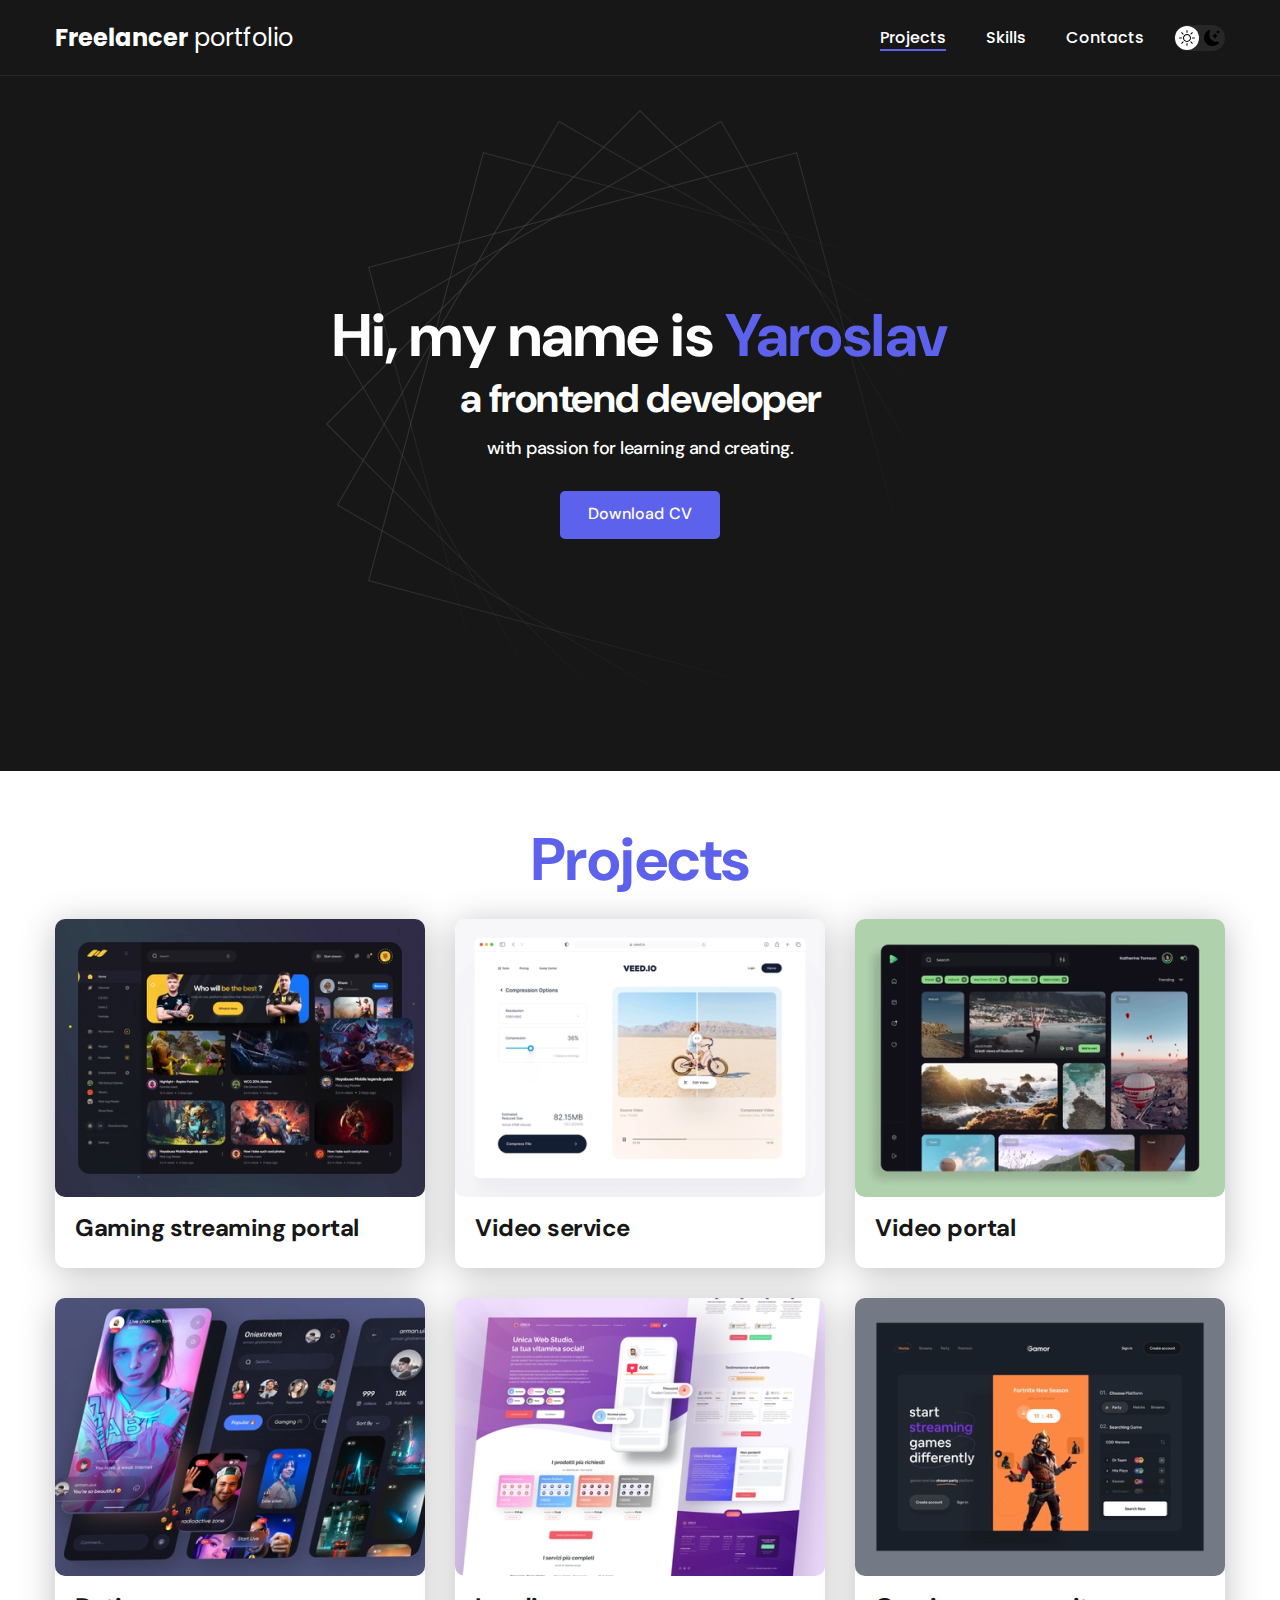
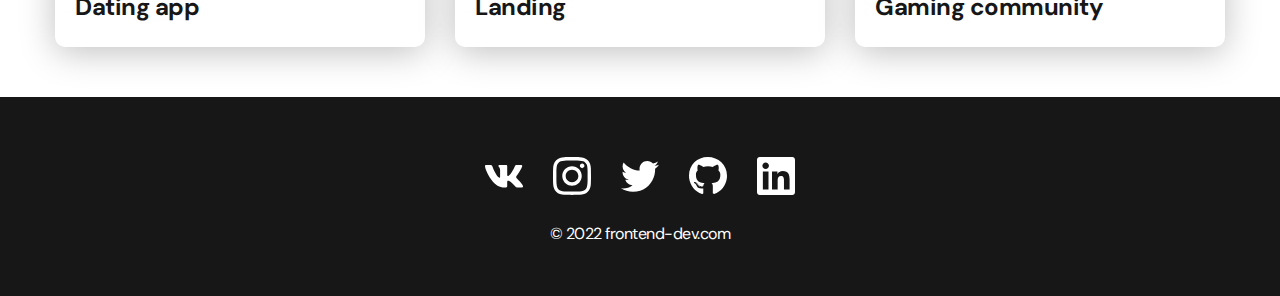
<file: index.html>
<!DOCTYPE html>
<html lang="en">
<head>
    <meta charset="UTF-8">
    <meta http-equiv="X-UA-Compatible" content="IE=edge">
    <meta name="viewport" content="width=device-width, initial-scale=1.0">
    <title>Freelance Portfolio</title>
    <link rel="stylesheet" href="./css/main.css">

</head>
<body>
    <nav class="nav">
        <div class="container">
            <div class="nav-row">
                <a href="./index.html" class="logo"><strong>Freelancer</strong> portfolio</a>

                <button class="dark-mode-btn">
                    <img src="./img/icons/Sun.svg" alt="Light mode" class="dark-mode-btn__icon">
                    <img src="./img/icons/Moon.svg" alt="Dark Mode" class="dark-mode-btn__icon">
                </button>

                <ul class="nav-list">
                    <li class="nav-list__items"><a href="./index.html" class="nav-list__link nav-list__link--active">Projects</a></li>
                    <li class="nav-list__items"><a href="./skills.html" class="nav-list__link">Skills</a></li>
                    <li class="nav-list__items"><a href="./contacts.html" class="nav-list__link">Contacts</a></li>
                </ul>
            </div>
        </div>
        
    </nav>

    <header class="header">
        <div class="header__wrapper">
            <h1 class="header__title">
                <strong>Hi, my name is <em>Yaroslav</em></strong>
                <br>
                a frontend developer
                </h1>
                <div class="header__text">
                    <p>with passion for learning and creating.</p>
                </div>
                <a href="#!" target="_blank" class="btn">Download CV</a>
                </div>
    </div>
    </header>
    <main class="section">
        <div class="container">
            <h2 class="title-1">Projects</h2>
            <ul class="projects">
                <li class="project">
                    <a href="./project-page.html">
                    <img src="./img/projects/01.jpg" alt="Project.img" class="project__img">
                    <h3 class="project__title">Gaming streaming portal</h3>
                </a>
                </li>
                <li class="project">
                    <a href="./project-page.html">
                    <img src="./img/projects/02.jpg" alt="Project.img" class="project__img">
                    <h3 class="project__title">Video service</h3>
                    </a>
                </li>
                <li class="project">
                    <a href="./project-page.html">
                    <img src="./img/projects/03.jpg" alt="Project.img" class="project__img">
                    <h3 class="project__title">Video portal</h3>
                    </a>
                </li>
                <li class="project">
                    <a href="./project-page.html">
                    <img src="./img/projects/04.jpg" alt="Project.img" class="project__img">
                    <h3 class="project__title">Dating app</h3>
                    </a>
                </li>
                <li class="project">
                    <a href="./project-page.html">
                    <img src="./img/projects/05.jpg" alt="Project.img" class="project__img">
                    <h3 class="project__title">Landing</h3>
                    </a>
                </li>
                <li class="project">
                    <a href="./project-page.html">
                    <img src="./img/projects/06.jpg" alt="Project.img" class="project__img">
                    <h3 class="project__title">Gaming community</h3>
                    </a>
                </li>
            </ul>
        </div>
    </main>
    <footer class="footer">
        <div class="container">
            <div class="footer__wrapper">
            <ul class="social">
                <li class="social__item">
                    <a href="https://vk.com/gustav4ek" target="_blank">
                        <img src="./img/icons/vk.svg" alt="link">
                    </a>
                </li>
                <li class="social__item">
                    <a href="https://www.instagram.com/yara_topda/?next=%2F0" target="_blank">
                        <img src="./img/icons/instagram.svg" alt="link">
                    </a>
                </li>
                <li class="social__item">
                    <a href="https://twitter.com/ABuduhin" target="_blank">
                        <img src="./img/icons/twitter.svg" alt="link">
                    </a>
                </li>
                <li class="social__item">
                    <a href="https://github.com/Gustav4ek" target="_blank">
                        <img src="./img/icons/gitHub.svg" alt="link">
                    </a>
                </li>
                <li class="social__item">
                    <a href="https://www.linkedin.com/in/%D1%8F%D1%80%D0%BE%D1%81%D0%BB%D0%B0%D0%B2-%D0%B1%D1%83%D0%B4%D1%8E%D1%85%D0%B8%D0%BD-a21abb259/" target="_blank">
                        <img src="./img/icons/linkedIn.svg" alt="link">
                    </a>
                </li>
            </ul>
            <div class="copyright">
                <p>© 2022 frontend-dev.com</p>
            </div>
        </div>
        </div>
    </footer>
    <script src="./js/main.js"></script>
</body>
</html>
</file>
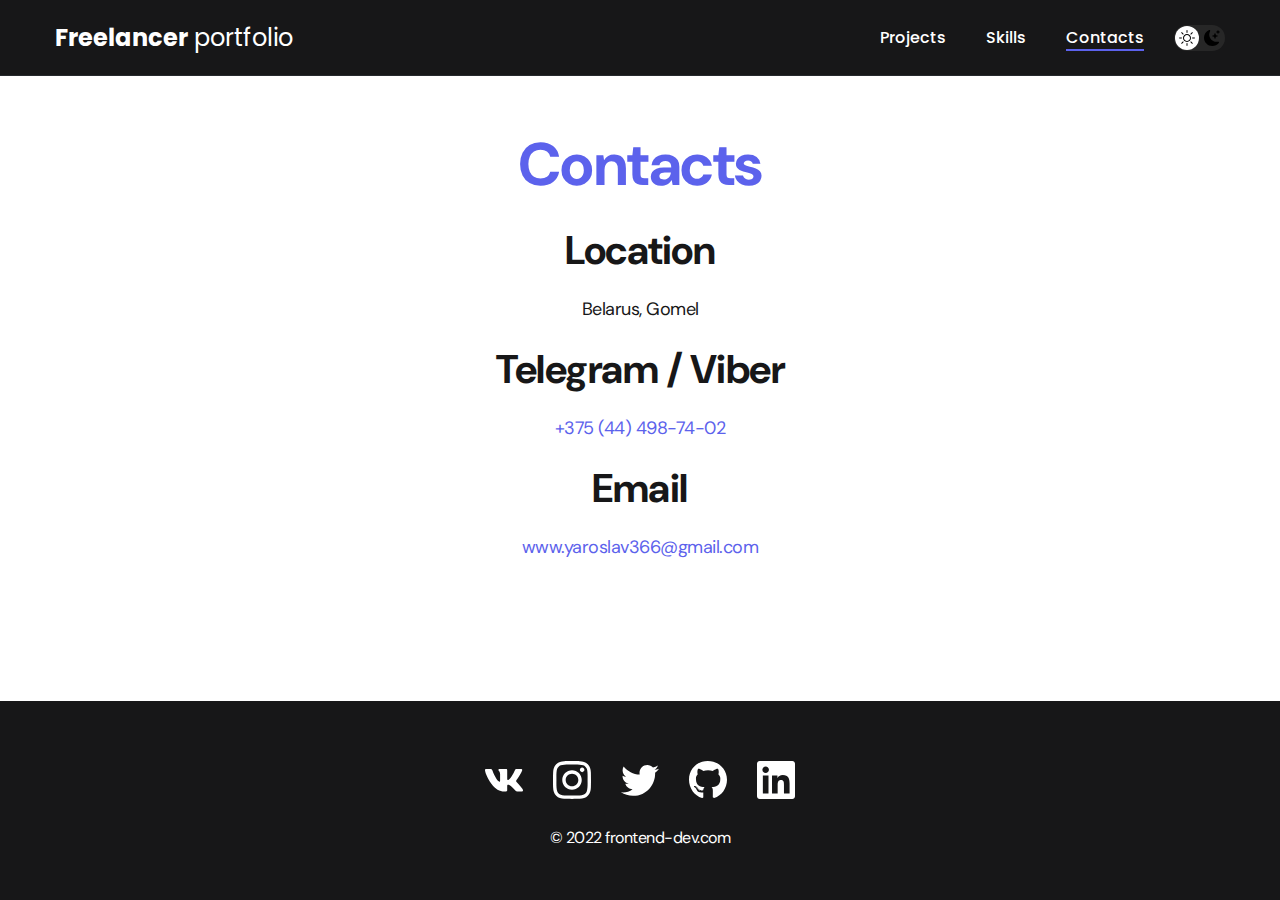
<file: contacts.html>
<!DOCTYPE html>
<html lang="en">
<head>
    <meta charset="UTF-8">
    <meta http-equiv="X-UA-Compatible" content="IE=edge">
    <meta name="viewport" content="width=device-width, initial-scale=1.0">
    <title>Freelance Portfolio</title>
    <link rel="stylesheet" href="./css/main.css">
</head>
<body>
    <nav class="nav">
        <div class="container">
            <div class="nav-row">
                <a href="./index.html" class="logo"><strong>Freelancer</strong> portfolio</a>
                <button class="dark-mode-btn">
                    <img src="./img/icons/Sun.svg" alt="Light mode" class="dark-mode-btn__icon">
                    <img src="./img/icons/Moon.svg" alt="Dark Mode" class="dark-mode-btn__icon">
                </button>
                <ul class="nav-list">
                    <li class="nav-list__items"><a href="./index.html" class="nav-list__link">Projects</a></li>
                    <li class="nav-list__items"><a href="./skills.html" class="nav-list__link ">Skills</a></li>
                    <li class="nav-list__items"><a href="./contacts.html" class="nav-list__link nav-list__link--active">Contacts</a></li>
                </ul>
            </div>
        </div>
        
    </nav>

    <main class="section">
        <div class="container">
            <h1 class="title-1">Contacts</h1>
            <ul class="content-list">
             <li class="content-list__item"> <h2 class="title-2">Location</h2>
                <p>Belarus, Gomel</p>
            </li>

             <li class="content-list__item"><h2 class="title-2">Telegram / Viber</h2>
                <p><a href="tel:+375444987402">+375 (44) 498-74-02</a></p>
             </li>
            
             <li class="content-list__item"> <h2 class="title-2">Email</h2>
                <p><a href="mailto:www.yaroslav366@gmail.com">www.yaroslav366@gmail.com</a></p>
             </li>
        </ul>
            
        </div>
    </main>
    <footer class="footer">
        <div class="container">
            <div class="footer__wrapper">
                <ul class="social">
                    <li class="social__item">
                        <a href="https://vk.com/gustav4ek" target="_blank">
                            <img src="./img/icons/vk.svg" alt="link">
                        </a>
                    </li>
                    <li class="social__item">
                        <a href="https://www.instagram.com/yara_topda/?next=%2F0" target="_blank">
                            <img src="./img/icons/instagram.svg" alt="link">
                        </a>
                    </li>
                    <li class="social__item">
                        <a href="https://twitter.com/ABuduhin" target="_blank">
                            <img src="./img/icons/twitter.svg" alt="link">
                        </a>
                    </li>
                    <li class="social__item">
                        <a href="https://github.com/Gustav4ek" target="_blank">
                            <img src="./img/icons/gitHub.svg" alt="link">
                        </a>
                    </li>
                    <li class="social__item">
                        <a href="https://www.linkedin.com/in/%D1%8F%D1%80%D0%BE%D1%81%D0%BB%D0%B0%D0%B2-%D0%B1%D1%83%D0%B4%D1%8E%D1%85%D0%B8%D0%BD-a21abb259/" target="_blank">
                            <img src="./img/icons/linkedIn.svg" alt="link">
                        </a>
                    </li>
                </ul>
            <div class="copyright">
                <p>© 2022 frontend-dev.com</p>
            </div>
        </div>     
        </div>
    </footer>
    <script src="./js/main.js"></script>
</body>
</html>
</file>
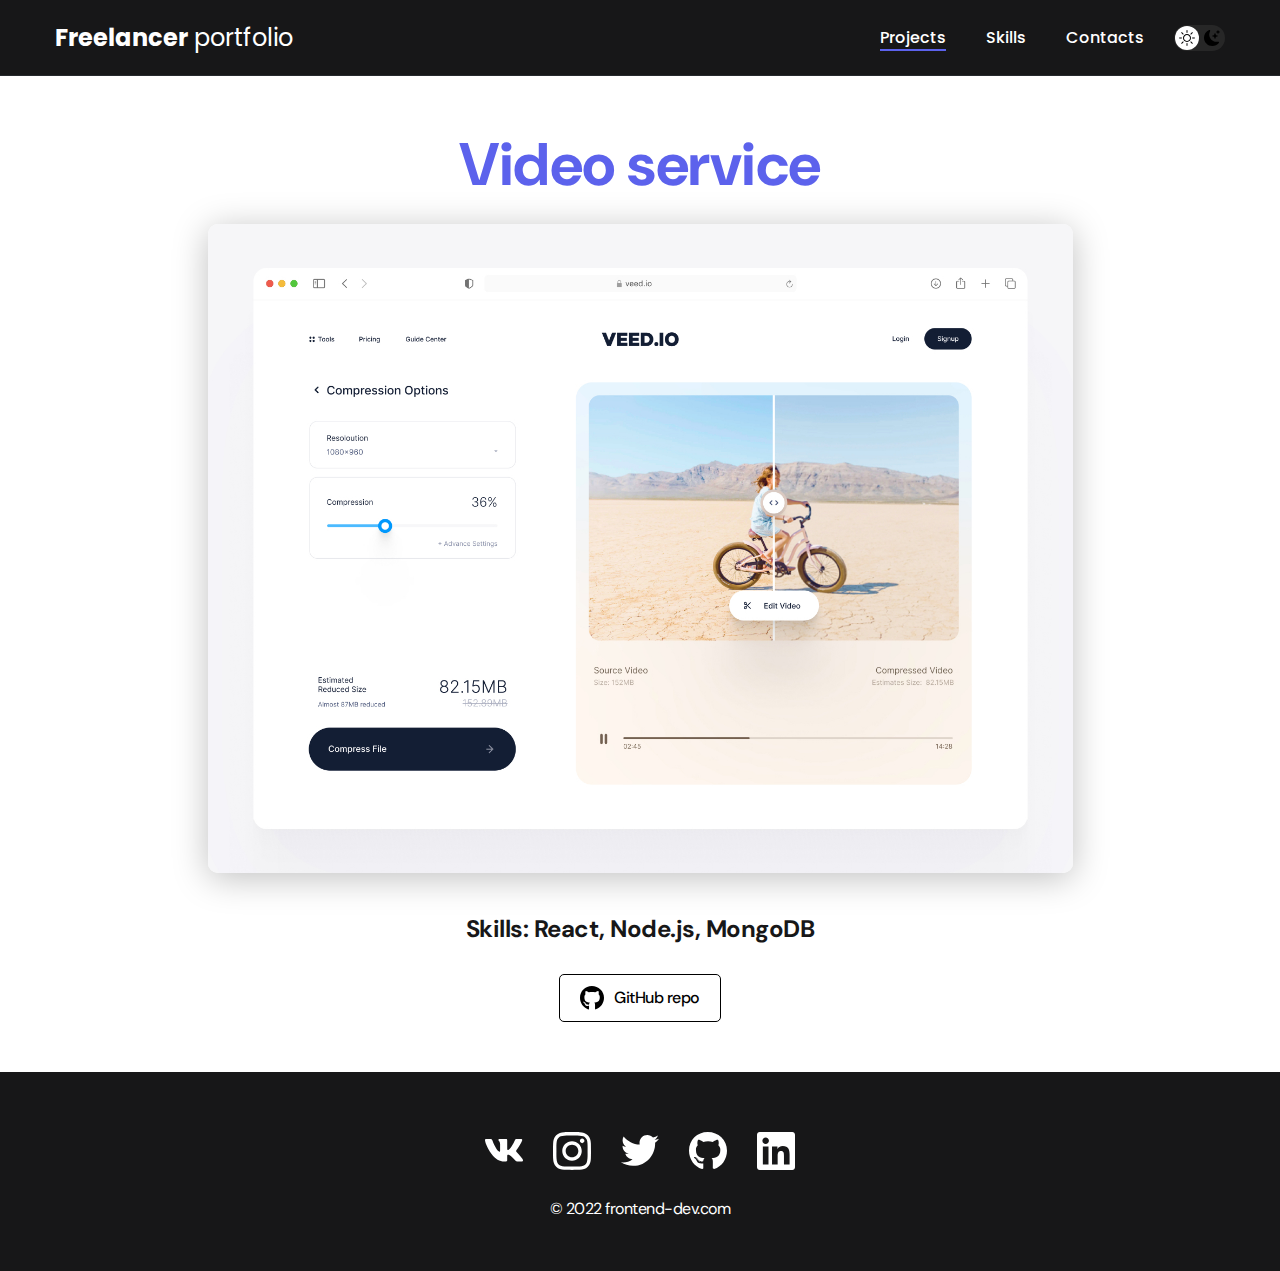
<file: project-page.html>
<!DOCTYPE html>
<html lang="en">
<head>
    <meta charset="UTF-8">
    <meta http-equiv="X-UA-Compatible" content="IE=edge">
    <meta name="viewport" content="width=device-width, initial-scale=1.0">
    <title>Freelance Portfolio</title>
    <link rel="stylesheet" href="./css/main.css">
</head>
<body>
    <nav class="nav">
        <div class="container">
            <div class="nav-row">
                <a href="./index.html" class="logo"><strong>Freelancer</strong> portfolio</a>
                <button class="dark-mode-btn">
                    <img src="./img/icons/Sun.svg" alt="Light mode" class="dark-mode-btn__icon">
                    <img src="./img/icons/Moon.svg" alt="Dark Mode" class="dark-mode-btn__icon">
                </button>
                <ul class="nav-list">
                    <li class="nav-list__items"><a href="./index.html" class="nav-list__link nav-list__link--active">Projects</a></li>
                    <li class="nav-list__items"><a href="./skills.html" class="nav-list__link">Skills</a></li>
                    <li class="nav-list__items"><a href="./contacts.html" class="nav-list__link">Contacts</a></li>
                </ul>
            </div>
        </div>
        
    </nav>

    <main class="section">
        <div class="container">
            <div class="project-details">
            <h1 class="title-1">Video service</h1>
            <img src="./img/projects/02-big.jpg" alt="Project img" class="project-details__cover">
            <div class="project-details__desc">
                <p>Skills: React, Node.js, MongoDB</p>
            </div>
                <a href="#!" class="btn-outline">
                    <img src="./img/icons/gitHub-black.svg" alt="git.svg">
                    GitHub repo
                </a>
            </div>
        </div>
        </div>
    </main>
    <footer class="footer">
        <div class="container">
            <div class="footer__wrapper">   
                <ul class="social">
                    <li class="social__item">
                        <a href="https://vk.com/gustav4ek" target="_blank">
                            <img src="./img/icons/vk.svg" alt="link">
                        </a>
                    </li>
                    <li class="social__item">
                        <a href="https://www.instagram.com/yara_topda/?next=%2F0" target="_blank">
                            <img src="./img/icons/instagram.svg" alt="link">
                        </a>
                    </li>
                    <li class="social__item">
                        <a href="https://twitter.com/ABuduhin" target="_blank">
                            <img src="./img/icons/twitter.svg" alt="link">
                        </a>
                    </li>
                    <li class="social__item">
                        <a href="https://github.com/Gustav4ek" target="_blank">
                            <img src="./img/icons/gitHub.svg" alt="link">
                        </a>
                    </li>
                    <li class="social__item">
                        <a href="https://www.linkedin.com/in/%D1%8F%D1%80%D0%BE%D1%81%D0%BB%D0%B0%D0%B2-%D0%B1%D1%83%D0%B4%D1%8E%D1%85%D0%B8%D0%BD-a21abb259/" target="_blank">
                            <img src="./img/icons/linkedIn.svg" alt="link">
                        </a>
                    </li>
                </ul>
            <div class="copyright">
                <p>© 2022 frontend-dev.com</p>
            </div>
        </div>
        </div>
    </footer>
    <script src="./js/main.js"></script>
</body>
</html>
</file>
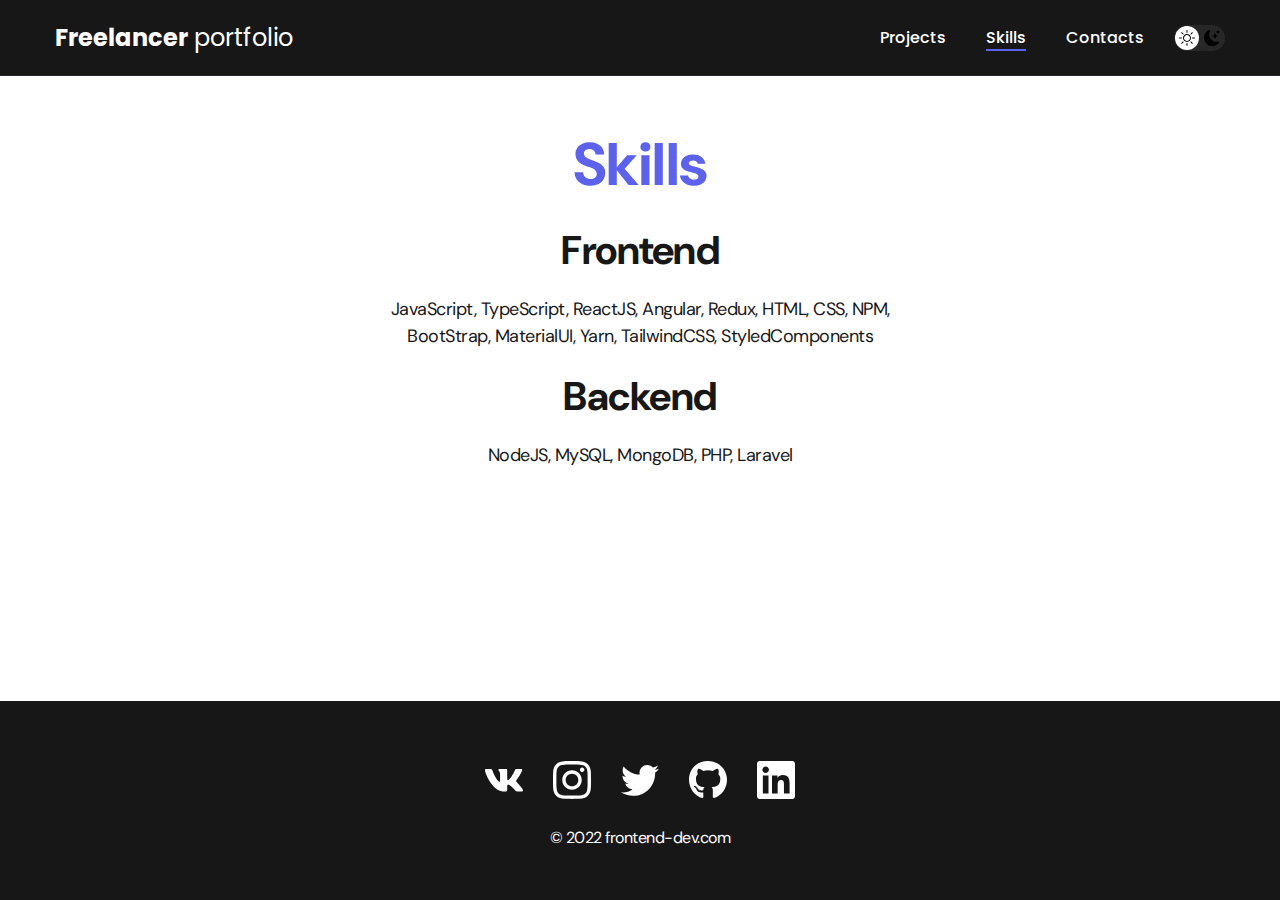
<file: skills.html>
<!DOCTYPE html>
<html lang="en">
<head>
    <meta charset="UTF-8">
    <meta http-equiv="X-UA-Compatible" content="IE=edge">
    <meta name="viewport" content="width=device-width, initial-scale=1.0">
    <title>Freelance Portfolio</title>
    <link rel="stylesheet" href="./css/main.css">
</head>
<body>
    <nav class="nav">
        <div class="container">
            <div class="nav-row">
                <a href="./index.html" class="logo"><strong>Freelancer</strong> portfolio</a>
                <button class="dark-mode-btn">
                    <img src="./img/icons/Sun.svg" alt="Light mode" class="dark-mode-btn__icon">
                    <img src="./img/icons/Moon.svg" alt="Dark Mode" class="dark-mode-btn__icon">
                </button>
                <ul class="nav-list">
                    <li class="nav-list__items"><a href="./index.html" class="nav-list__link">Projects</a></li>
                    <li class="nav-list__items"><a href="./skills.html" class="nav-list__link nav-list__link--active">Skills</a></li>
                    <li class="nav-list__items"><a href="./contacts.html" class="nav-list__link">Contacts</a></li>
                </ul>
            </div>
        </div>
        
    </nav>

    <main class="section">
        <div class="container">
            <h1 class="title-1">Skills</h1>
            <ul class="content-list">
             <li class="content-list__item"> <h2 class="title-2">Frontend</h2>
                <p>JavaScript, TypeScript, ReactJS, Angular, Redux, HTML, CSS, NPM, BootStrap, MaterialUI, Yarn, TailwindCSS, StyledComponents</p>
            </li>

             <li class="content-list__item"><h2 class="title-2">Backend</h2>
                <p>NodeJS, MySQL, MongoDB, PHP, Laravel</p>
            </li>
            </ul>
           

            
        </div>
    </main>
    <footer class="footer">
        <div class="container">
            <div class="footer__wrapper">
                <ul class="social">
                    <li class="social__item">
                        <a href="https://vk.com/gustav4ek" target="_blank">
                            <img src="./img/icons/vk.svg" alt="link">
                        </a>
                    </li>
                    <li class="social__item">
                        <a href="https://www.instagram.com/yara_topda/?next=%2F0" target="_blank">
                            <img src="./img/icons/instagram.svg" alt="link">
                        </a>
                    </li>
                    <li class="social__item">
                        <a href="https://twitter.com/ABuduhin" target="_blank">
                            <img src="./img/icons/twitter.svg" alt="link">
                        </a>
                    </li>
                    <li class="social__item">
                        <a href="https://github.com/Gustav4ek" target="_blank">
                            <img src="./img/icons/gitHub.svg" alt="link">
                        </a>
                    </li>
                    <li class="social__item">
                        <a href="https://www.linkedin.com/in/%D1%8F%D1%80%D0%BE%D1%81%D0%BB%D0%B0%D0%B2-%D0%B1%D1%83%D0%B4%D1%8E%D1%85%D0%B8%D0%BD-a21abb259/" target="_blank">
                            <img src="./img/icons/linkedIn.svg" alt="link">
                        </a>
                    </li>
                </ul>
            <div class="copyright">
                <p>© 2022 frontend-dev.com</p>
            </div>
        </div>
        </div>
    </footer>
    <script src="./js/main.js"></script>
</body>
</html>
</file>
<file: css/main.css>
@import "./reset.css";
@import url('https://fonts.googleapis.com/css2?family=DM+Sans:wght@400;500;700&family=Poppins:wght@400;500;700&display=swap');


/*font-family: 'DM Sans', sans-serif;
font-family: 'Poppins', sans-serif;*/

:root{
    --blackpure: #000;
    --black: #171718;
    --black-border: #26292D;
    --white: #fff;
    --purple: #5C62EC;

    --text-color: var(--black);


    --dark-bg: var(--black);
    --dark-border: var(--black-border);
    --header-text: var(--white);
    --accent:var(--purple);


    /*Light Mode*/
    --page-bg: var(--white);
    --text-color: var(--black);

    --project-card-bg: var(--white);
    --project-card-text: var(--black);
    --box-shadow: 0px 5px 35px rgba(0,0,0, 0.25);
}

.dark{
    /*Dark Mode*/
    transition: all 0.2s ease-out;
    --page-bg: #252526;
    --text-color: var(--white);
    --project-card-bg: var(--black);
    --project-card-text: var(--white);
    --box-shadow: 0px 5px 35px rgba(0,0,0, 0.8);
}

html,body{
    min-height: 100vh;
    display: flex;
    flex-direction: column;
    transition: all 0.2s ease-out;
    font-family: 'DM Sans', sans-serif;
    letter-spacing: -0.5px;
    
    /* Light Mode*/
    background-color: var(--page-bg);
    color: var(--text-color);
}
/* General */

.container{
    margin: 0 auto;
    padding: 0 15px;
    max-width: 1200px;
}

.none {
    display: none !important;
}


.section {
    padding: 50px 0;
}

.title-1 {
    text-align: center;
    margin-bottom: 20px;
    font-size: 60px;
    font-weight: 700;
    line-height: 1.3;
    color: var(--accent);
}

.title-2 {
    margin-bottom: 20px;
    font-size: 40px;
    font-weight: 700;
    line-height: 1.3;
    color:var(--text-color);
}
/*NAV*/

.nav{
    padding: 20px 0px;
    border-bottom: 1px solid var(--dark-border);
    background-color: var(--dark-bg);
    color: var(--header-text);
    letter-spacing: normal;
}

.nav-row{
    display: flex;
    justify-content: flex-end;
    align-items: center;
    column-gap: 30px;
    row-gap: 20px;
    flex-wrap: wrap;
}

.logo{
    margin-right: auto;
        color: var(--header-text);
        font-size: 24px;
        font-family: 'Poppins', sans-serif;
}

.logo strong {
    font-weight: 700;
}

.nav-list {
display: flex;
flex-wrap: wrap;
align-items: center;
row-gap: 10px;
column-gap: 40px;
font-size: 16px;
font-weight: 500;
font-family: 'Poppins', sans-serif;
}

.nav-list__link {
    color: var(--header-text);
    transition: opacity 0.2s ease-in;
}

.nav-list__link:hover{
    opacity: 0.8;
}

.nav-list__link--active{
    position: relative;
}

.nav-list__link--active::before{
    content: "";
    position: absolute;
    left: 0;
    top: 100%;
    display: block;
    height: 2px;
    width: 100%;
    background-color: var(--accent);
}

/*Dark-mode btn*/

.dark-mode-btn {
    order: 1;
    position: relative;
    display: flex;
    justify-content: space-between;
    width: 51px;
    height: 26px;
    padding: 5px;
    border-radius: 50px;
    background-color: #272727;
}
.dark-mode-btn::before{
    content: "";
    position: absolute;
    top: 1px;
    left: 1px;
    display: block;
    width: 24px; 
    height: 24px;
    border-radius: 50%;
    background-color: var(--white);

    transition: left 0.2s ease-in;
}
.dark-mode-btn--active::before{
    left: 26px;
}
.dark-mode-btn__icon {
    position: relative;
}


/* Header */

.header {
    padding: 45px 0;
    min-height: 695px;
    display: flex;
    justify-content: center;
    align-items: center;
    text-align: center;
    background-image: url(./../img/header-bg.png);
    background-repeat: no-repeat;
    background-size: auto;
    background-position: center center;
    background-color:var(--dark-bg);
    color: var(--white);
}

.header__wrapper {
    padding: 0 15px;
    max-width: 660px;
}
.header__title {
    margin-bottom: 20px;
    font-size: 40px;
    font-weight: 700;
    line-height: 140%;
}
.header__title strong {
    font-size: 60px;
   font-weight: 700;
}
.header__title em {
    color: var(--accent);
    font-style: normal;

}
.header__text {
    margin-bottom: 40px;
    font-size: 18px;
    font-weight: 500;
    line-height: 24%;
}
.header__text p + p{
    margin-top: 1em;
}
/* Btn */

.btn {
    display: inline-block;
    height: 48px;
    padding: 12px 28px;
    background-color: var(--accent);
    color: var(--white);
    letter-spacing: 0.15px;
    text-decoration: none;
    border-radius: 5px;
    font-weight: 500;
    font-size: 16px;

    transition: opacity 0.2s ease-in;
}

.btn:hover{
    opacity: 0.8;
}
.btn:active{
    position: relative;
    top: 1px;
}

/* Btn outline */

.btn-outline {
    display: flex;
    column-gap: 10px;
    align-items: center;

    height: 48px;
    padding: 12px 20px;

    border-radius: 5px;
    border: 1px solid var(--blackpure);
    background-color: var(--white);
    color: var(--blackpure);
    font-weight: 500;
    transition: opacity 0.2s ease-in;
}

.btn-outline:hover{
    opacity: 0.8;
}
.btn-outline:active{
    position: relative;
    top: 1px;
}


/* Projects */


.projects {
    display: flex;
    flex-wrap: wrap;
    justify-content: center;
    column-gap: 30px;
    row-gap: 30px;
}

.project:hover{
    opacity: 0.8;
    transform: scale(1.1);
}

.project {
    width: 370px;
    background-color: var(--project-card-bg);
    box-shadow: var(--box-shadow);
    border-radius: 10px;
    transition: all .5s;

}

.project__img {
    border-radius: 10px;
}


.project__title {
    padding: 15px 20px 25px 20px;
    font-size: 24px;
    font-weight: 700;
    line-height: 1.3;
    color: var(--project-card-text);
}


/* Project-pages */

.project-details {
    margin: 0 auto;
    max-width: 865px;

    display: flex;
    flex-direction: column;
    align-items: center;
    text-align: center;
}

.project-details__cover {
    max-width: 100%;
    margin-bottom: 40px;
    box-shadow: 0px 5px 35px rgba(0, 0, 0, 0.25);
    border-radius: 10px;
}
.project-details__desc {
    font-size: 24px;
    font-weight: 700;
    line-height: 1.3;
    color: var(--text-color);
    margin-bottom: 30px;
}

/* Skills */

.content-list {
    max-width: 570px;
    margin: 0 auto;
    display: flex;
    flex-direction: column;
    align-items: center;
    text-align: center;
    row-gap: 20px;
}

.content-list a {
    color: var(--accent);
}

.content-list__item {
    font-size: 18px;
    line-height: 1.5;
    color: var(--text-color);
}

.content-list__item p + p{
    margin-top: 0.5em;
}
/* Footer */

.footer {
   margin-top: auto;
    padding: 60px 0 50px;
    background-color: var(--black);

}

.footer__wrapper{
    display: flex;
    flex-direction: column;
    align-items: center;
    row-gap: 27px;
}

.social {
    display: flex;
    column-gap: 30px;
    align-items: center;

}

.copyright{
    text-align: center; 
    font-size: 16px;
    font-weight: 400;
    line-height: 1.5;
    color: var(--white);

}

.copyright p + p{
    margin-top: 0.5em;
}

@media (max-width: 620px){

    .header {
        min-height: unset;
    }
    .header__title{
        font-size: 30px;
    }

    .header__title strong {
        font-size: 40px;
    }

    .nav-row{
        justify-content: space-between;
    }

    .dark-mode-btn{
        order: 0;
    }
    .section {
        padding: 40px 0;
    }
    .title-1{
        margin-bottom: 30px;
        font-size: 40px;
    }
    .title-2 {
        margin-bottom: 10px;
        font-size: 30px;
    }
    .project_title{
        font-size: 22px;
    }
    .content-list__item{
        font-size: 16px;
    }
    .project-details__desc{
        font-size: 20px;
        margin-bottom: 20px;
    }
    .footer{
        padding: 40px 0 30px;
    }

    .footer__wrapeer{
        row-gap: 20px;
    }
    .social{
        column-gap: 20px;
    }
    .social__item {
        width: 28px;
    }
}

@media (max-width: 333px){
    .header__text {
        margin-bottom: 15px;
    }
}
</file>
